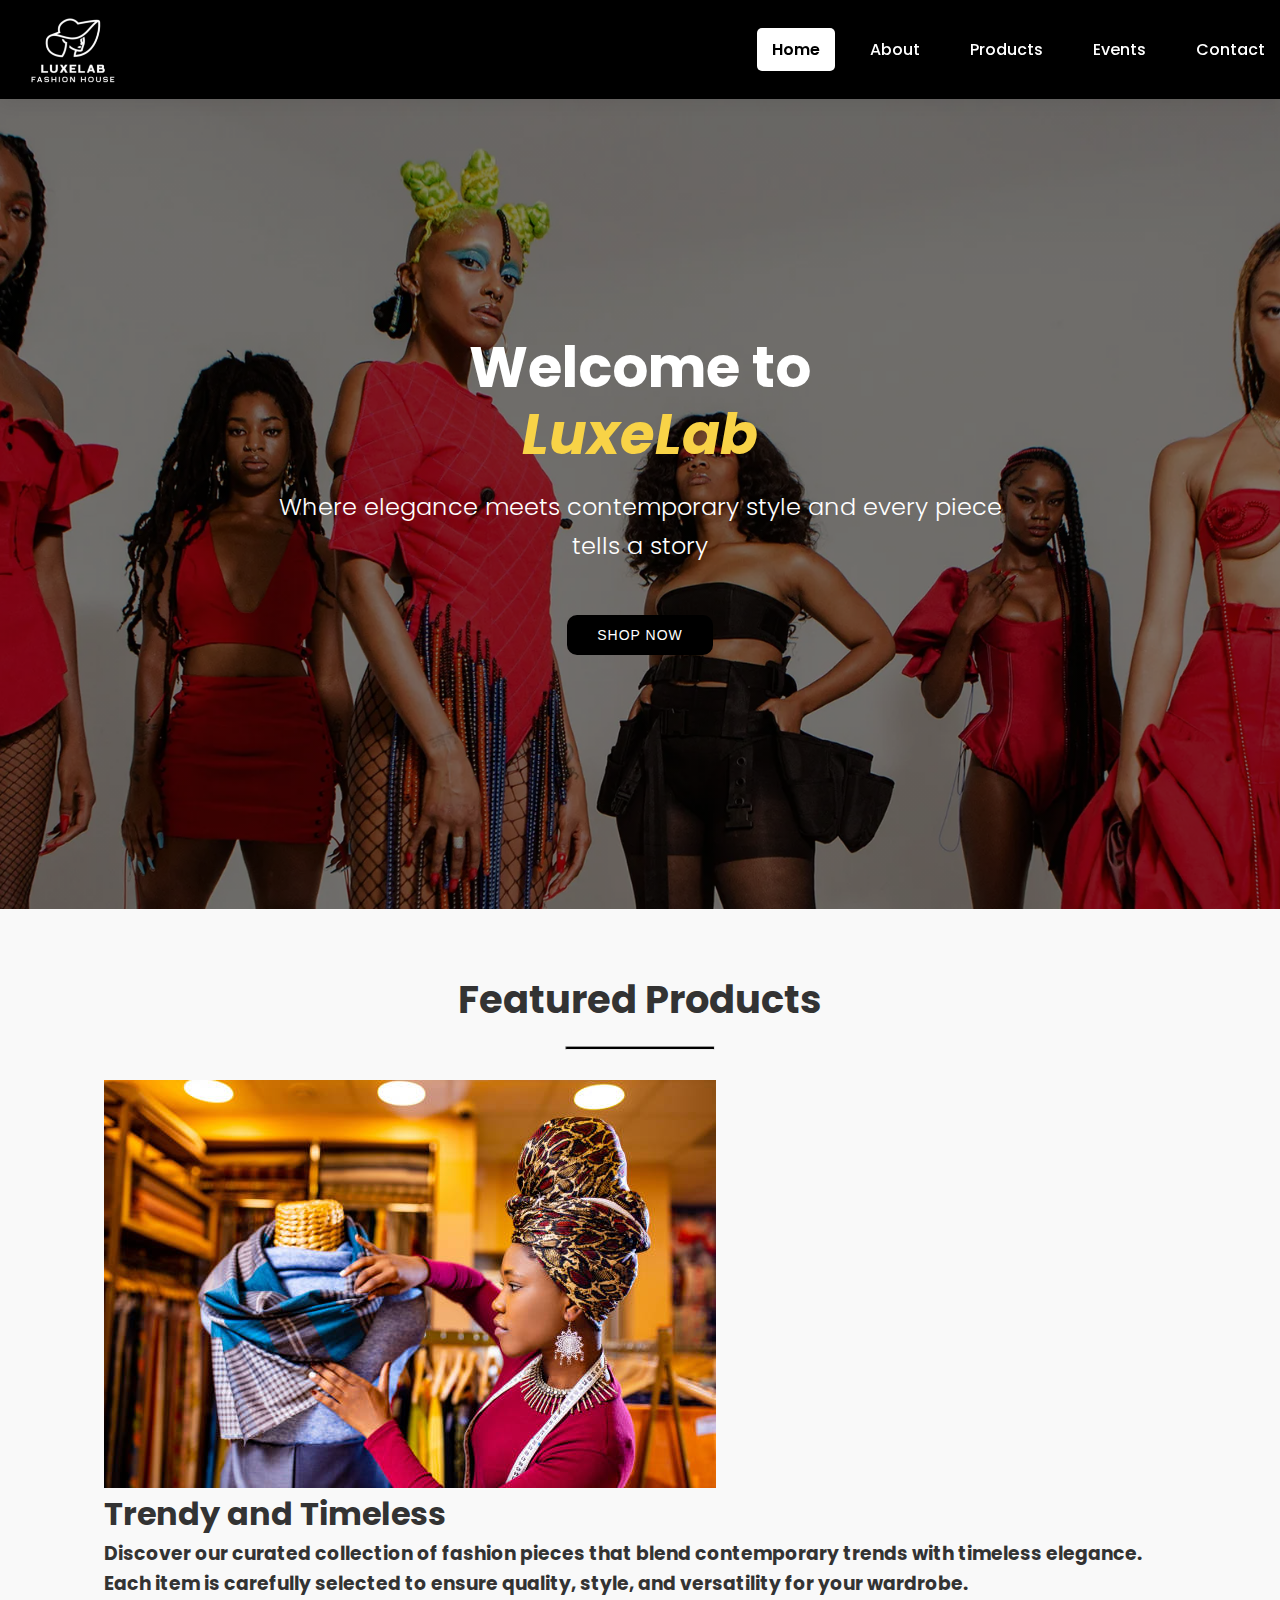
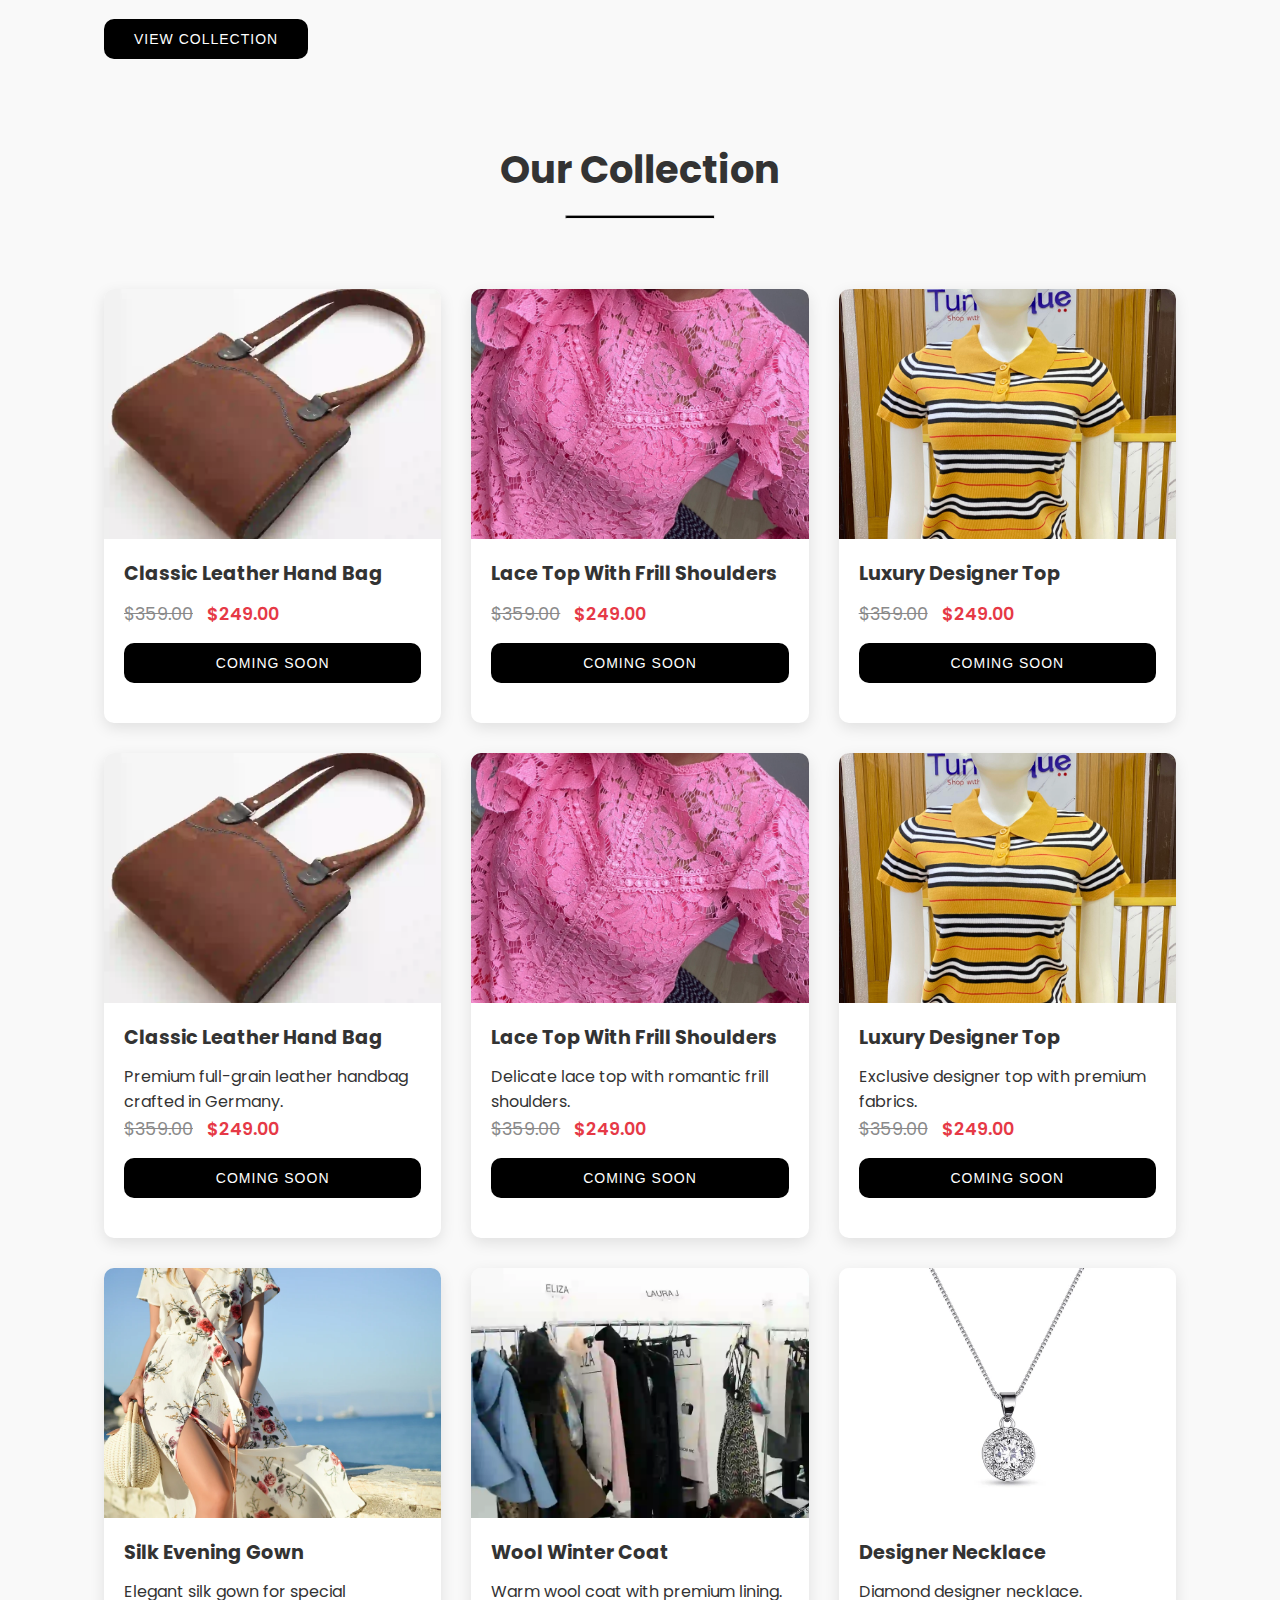
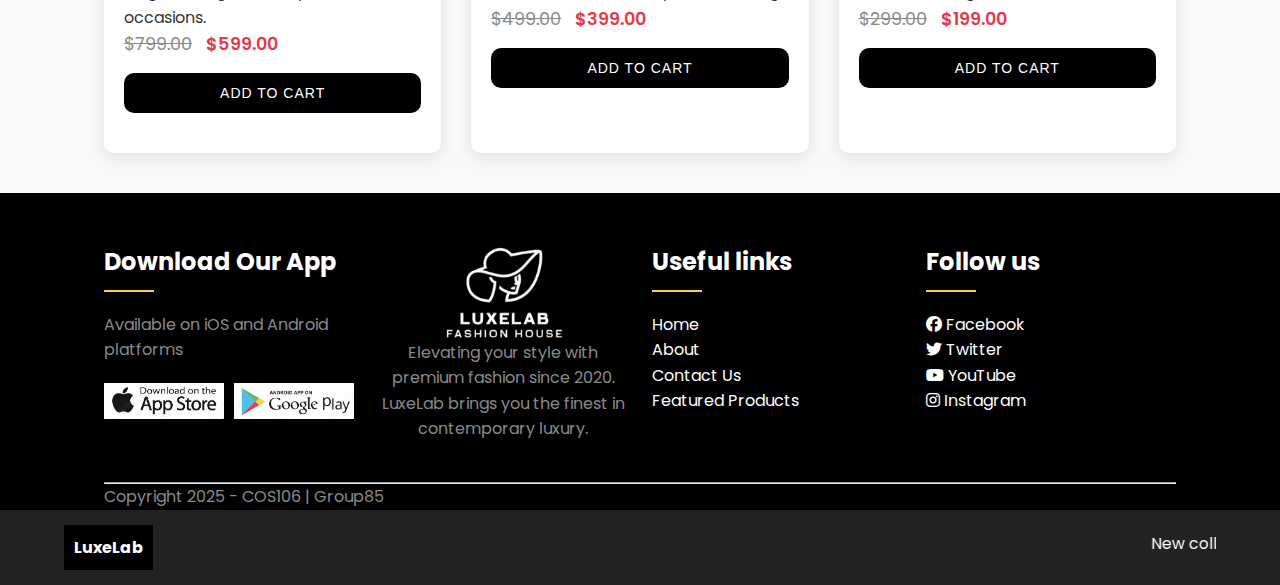
<file: index.html>
<!DOCTYPE html>
<html lang="en">
  <head>
    <meta charset="UTF-8" />
    <meta name="viewport" content="width=device-width, initial-scale=1.0" />
    <title>LuxeLab - Luxury Fashion Boutique</title>
    <link
      rel="stylesheet"
      href="https://fonts.googleapis.com/css2?family=Poppins:wght@300;400;500;600;700&display=swap"
    />
    <link
      rel="stylesheet"
      href="https://cdnjs.cloudflare.com/ajax/libs/font-awesome/6.7.2/css/all.min.css"
    />
    <link rel="stylesheet" href="css/style.css" />
  </head>
  <body>
    <!-- Header/Navigation -->
    <div class="header">
      <div class="nav-bar">
        <div class="logo">
          <img src="img/WhiteLogo.png" alt="LuxeLab Logo" />
        </div>
        <nav>
          <ul id="menuitems">
            <li><a href="index.html">Home</a></li>
            <li><a href="about.html">About</a></li>
            <li><a href="products.html">Products</a></li>
            <li><a href="events.html">Events</a></li>
            <li><a href="contact.html">Contact</a></li>
          </ul>
        </nav>
        <div class="menu-icon">
          <img src="img/open.png" alt="Menu" class="menu" />
        </div>
      </div>
    </div>

    <!-- Hero Section -->
    <div class="hero">
      <div class="header-text">
        <h1>Welcome to <br /><span class="House-Name">LuxeLab</span></h1>
        <h3>
          Where elegance meets contemporary style and every piece tells a story
        </h3>
        <button class="btn">Shop Now</button>
      </div>
    </div>

    <!-- Featured Product -->
    <div class="container">
      <div class="section-title">
        <h2>Featured Products</h2>
        <hr class="line" />
      </div>
      <div class="featured-product row"></div>
    </div>

    <!-- Product Collection -->
    <div class="container">
      <div class="section-title">
        <h2>Our Collection</h2>
        <hr class="line" />
      </div>
      <div class="products-grid"></div>
    </div>

    <!-- Footer -->
    <div class="footer">
      <div class="container">
        <div class="footer-grid">
          <div class="footer-col-1">
            <h3>Download Our App</h3>
            <p>Available on iOS and Android platforms</p>
            <div class="app-logo">
              <img src="img/app.png" alt="App Store" />
              <img src="img/play.png" alt="Google Play" />
            </div>
          </div>
          <div class="footer-col-2">
            <img src="img/WhiteLogo.png" alt="LuxeLab Logo" />
            <p>
              Elevating your style with premium fashion since 2020. LuxeLab
              brings you the finest in contemporary luxury.
            </p>
          </div>
          <div class="footer-col-3">
            <h3>Useful links</h3>
            <ul>
              <li><a href="index.html">Home</a></li>
              <li><a href="about.html">About</a></li>
              <li><a href="contact.html">Contact Us</a></li>
              <li><a href="products.html">Featured Products</a></li>
            </ul>
          </div>
          <div class="footer-col-4">
            <h3>Follow us</h3>
            <ul>
              <li>
                <a href="#"><i class="fab fa-facebook"></i> Facebook</a>
              </li>
              <li>
                <a href="#"><i class="fab fa-twitter"></i> Twitter</a>
              </li>
              <li>
                <a href="#"><i class="fab fa-youtube"></i> YouTube</a>
              </li>
              <li>
                <a href="#"><i class="fab fa-instagram"></i> Instagram</a>
              </li>
            </ul>
          </div>
        </div>
        <div class="copy-right">
          <hr />
          <p class="copyright">Copyright 2025 - COS106 | Group85</p>
        </div>
      </div>
    </div>

    <!-- Bottom Footer -->
    <div class="last-footer-grid">
      <div class="side-footer">
        <a href="index.html">LuxeLab</a>
      </div>
      <div class="side2">
        <marquee behavior="" direction=""
          >New collection launching next week! Sign up for early access. Free
          shipping on all orders over $200.</marquee
        >
      </div>
    </div>
    <script src="js/script.js"></script>
  </body>
</html>
</file>
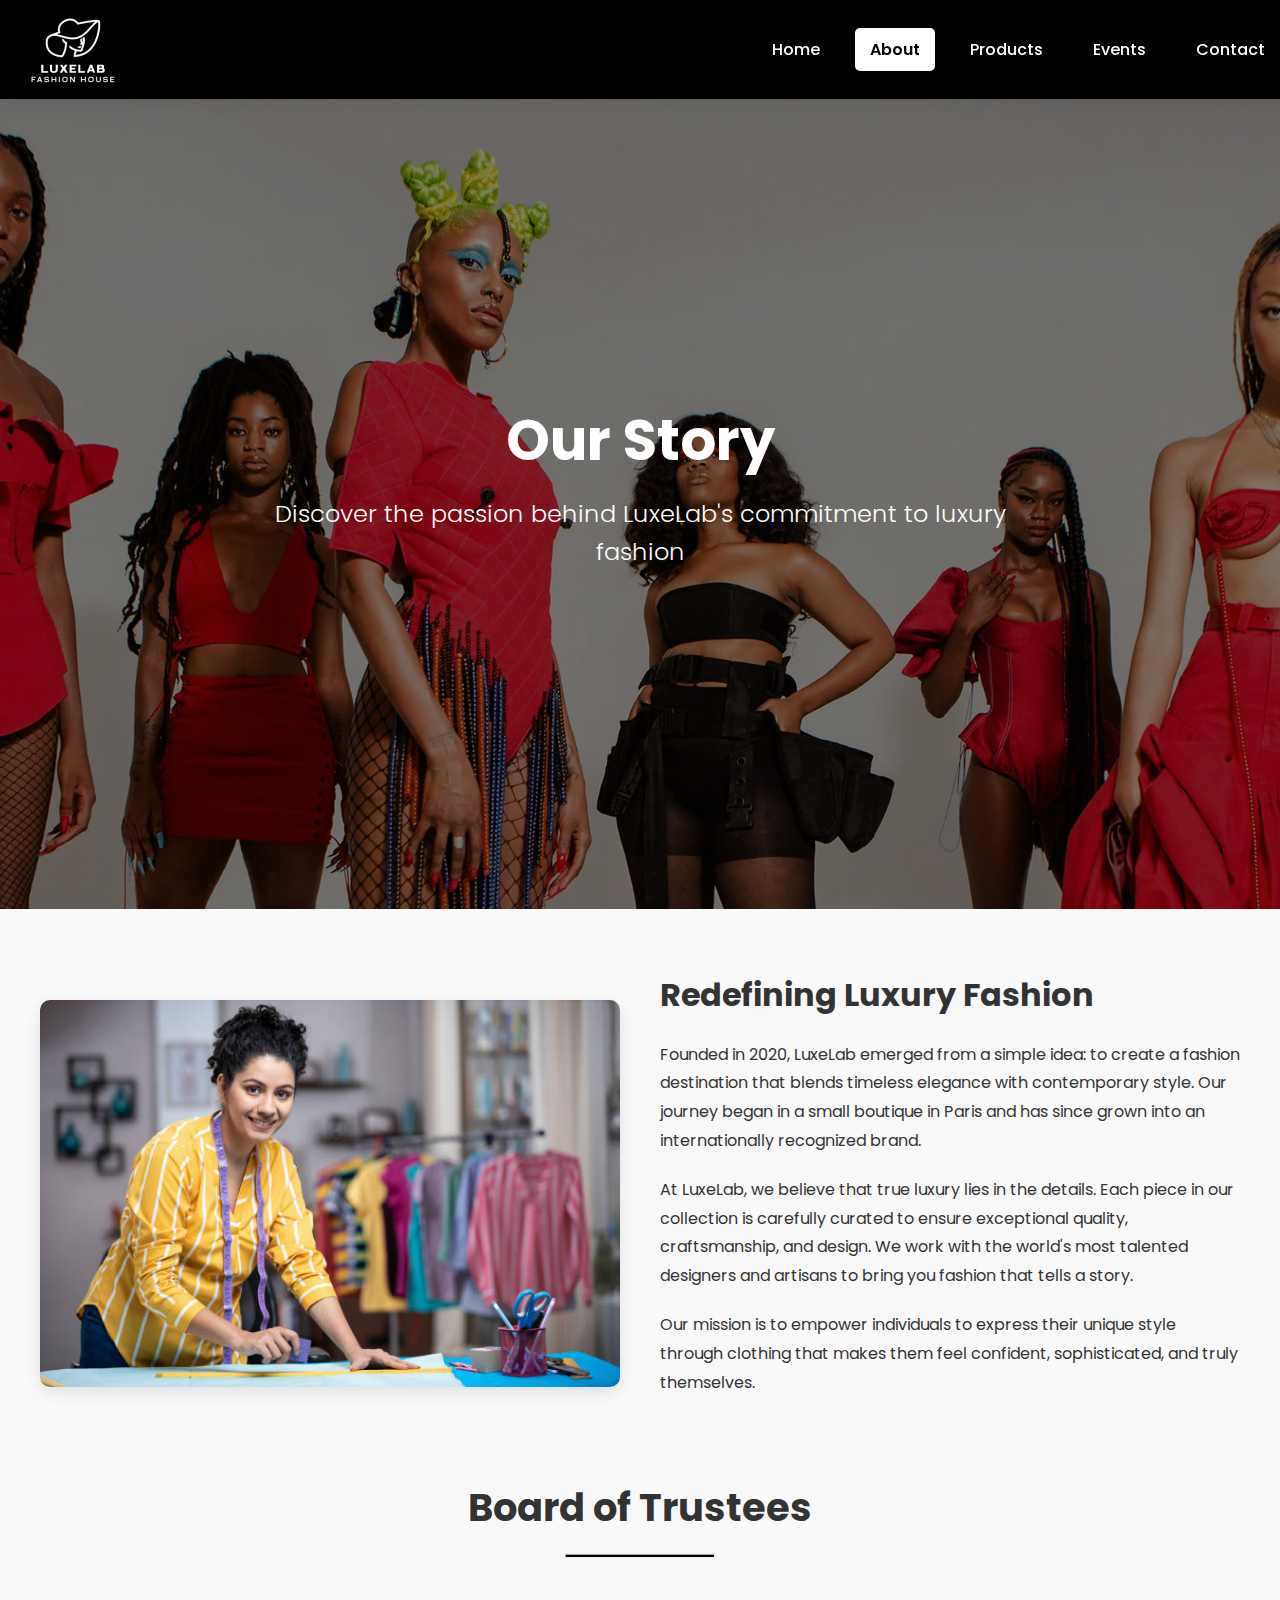
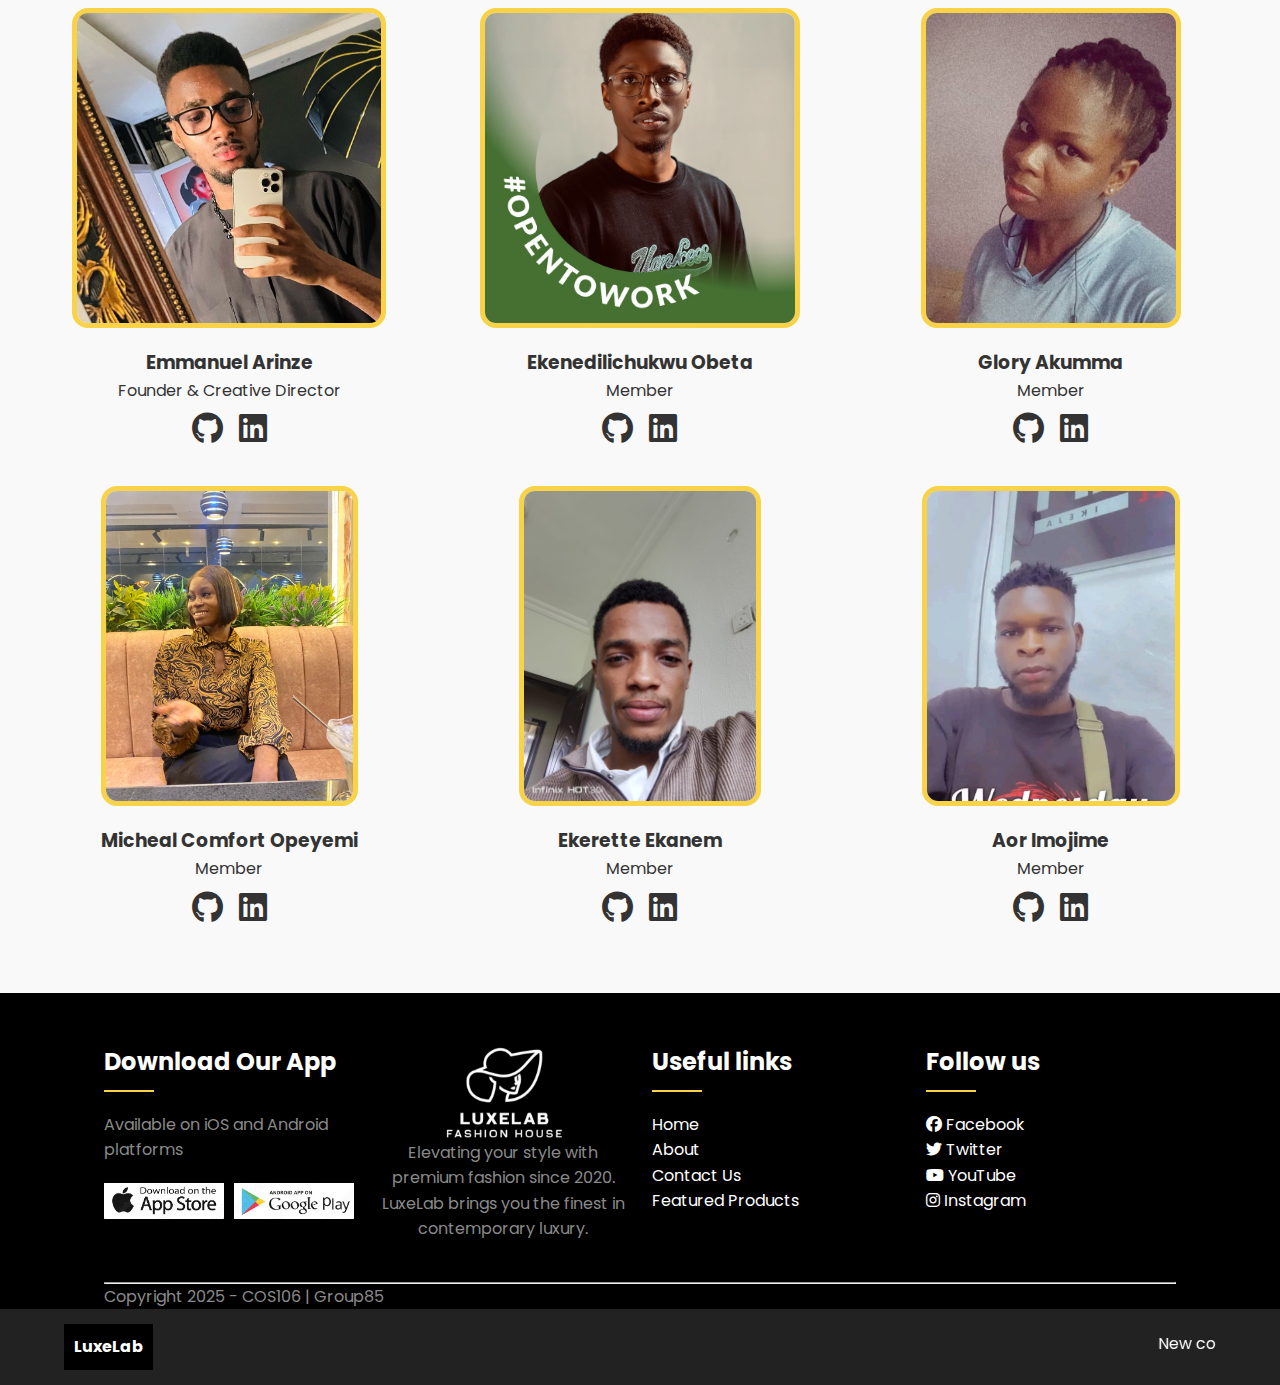
<file: about.html>
<!DOCTYPE html>
<html lang="en">
  <head>
    <meta charset="UTF-8" />
    <meta name="viewport" content="width=device-width, initial-scale=1.0" />
    <title>About Us | LuxeLab</title>
    <link
      rel="stylesheet"
      href="https://fonts.googleapis.com/css2?family=Poppins:wght@300;400;500;600;700&display=swap"
    />
    <link
      rel="stylesheet"
      href="https://cdnjs.cloudflare.com/ajax/libs/font-awesome/6.7.2/css/all.min.css"
    />
    <link rel="stylesheet" href="css/style.css" />
  </head>
  <body>
    <!-- Header/Navigation -->
    <div class="header">
      <div class="nav-bar">
        <div class="logo">
          <img src="img/WhiteLogo.png" alt="LuxeLab Logo" />
        </div>
        <nav>
          <ul id="menuitems">
            <li><a href="index.html">Home</a></li>
            <li><a href="about.html">About</a></li>
            <li><a href="products.html">Products</a></li>
            <li><a href="events.html">Events</a></li>
            <li><a href="contact.html">Contact</a></li>
          </ul>
        </nav>
        <div class="menu-icon">
          <img src="img/open.png" alt="Menu" class="menu" />
        </div>
      </div>
    </div>

    <!-- About Hero -->
    <div
      class="hero"
      style="
        background-image: linear-gradient(
            rgba(0, 0, 0, 0.5),
            rgba(0, 0, 0, 0.5)
          ),
          url('./img/bk-1.png');
      "
    >
      <div class="header-text">
        <h1>Our Story</h1>
        <h3>
          Discover the passion behind LuxeLab's commitment to luxury fashion
        </h3>
      </div>
    </div>

    <!-- About Content -->
    <div class="container about-section">
      <div class="about-content">
        <div class="about-img">
          <img src="img/ft-4.png" alt="LuxeLab Store" />
        </div>
        <div class="about-text">
          <h2>Redefining Luxury Fashion</h2>
          <p>
            Founded in 2020, LuxeLab emerged from a simple idea: to create a
            fashion destination that blends timeless elegance with contemporary
            style. Our journey began in a small boutique in Paris and has since
            grown into an internationally recognized brand.
          </p>
          <p>
            At LuxeLab, we believe that true luxury lies in the details. Each
            piece in our collection is carefully curated to ensure exceptional
            quality, craftsmanship, and design. We work with the world's most
            talented designers and artisans to bring you fashion that tells a
            story.
          </p>
          <p>
            Our mission is to empower individuals to express their unique style
            through clothing that makes them feel confident, sophisticated, and
            truly themselves.
          </p>
        </div>
      </div>

      <div class="section-title">
        <h2>Board of Trustees</h2>
        <hr class="line" />
      </div>

      <div class="team-grid"></div>
    </div>

    <!-- Footer -->
    <div class="footer">
      <div class="container">
        <div class="footer-grid">
          <div class="footer-col-1">
            <h3>Download Our App</h3>
            <p>Available on iOS and Android platforms</p>
            <div class="app-logo">
              <img src="img/app.png" alt="App Store" />
              <img src="img/play.png" alt="Google Play" />
            </div>
          </div>
          <div class="footer-col-2">
            <img src="img/WhiteLogo.png" alt="LuxeLab Logo" />
            <p>
              Elevating your style with premium fashion since 2020. LuxeLab
              brings you the finest in contemporary luxury.
            </p>
          </div>
          <div class="footer-col-3">
            <h3>Useful links</h3>
            <ul>
              <li><a href="index.html">Home</a></li>
              <li><a href="about.html">About</a></li>
              <li><a href="contact.html">Contact Us</a></li>
              <li><a href="products.html">Featured Products</a></li>
            </ul>
          </div>
          <div class="footer-col-4">
            <h3>Follow us</h3>
            <ul>
              <li>
                <a href="#"><i class="fab fa-facebook"></i> Facebook</a>
              </li>
              <li>
                <a href="#"><i class="fab fa-twitter"></i> Twitter</a>
              </li>
              <li>
                <a href="#"><i class="fab fa-youtube"></i> YouTube</a>
              </li>
              <li>
                <a href="#"><i class="fab fa-instagram"></i> Instagram</a>
              </li>
            </ul>
          </div>
        </div>
        <div class="copy-right">
          <hr />
          <p class="copyright">Copyright 2025 - COS106 | Group85</p>
        </div>
      </div>
    </div>

    <!-- Bottom Footer -->
    <div class="last-footer-grid">
      <div class="side-footer">
        <a href="index.html">LuxeLab</a>
      </div>
      <div class="side2">
        <marquee behavior="" direction=""
          >New collection launching next week! Sign up for early access. Free
          shipping on all orders over $200.</marquee
        >
      </div>
    </div>

    <script src="./js/script.js"></script>
  </body>
</html>
</file>
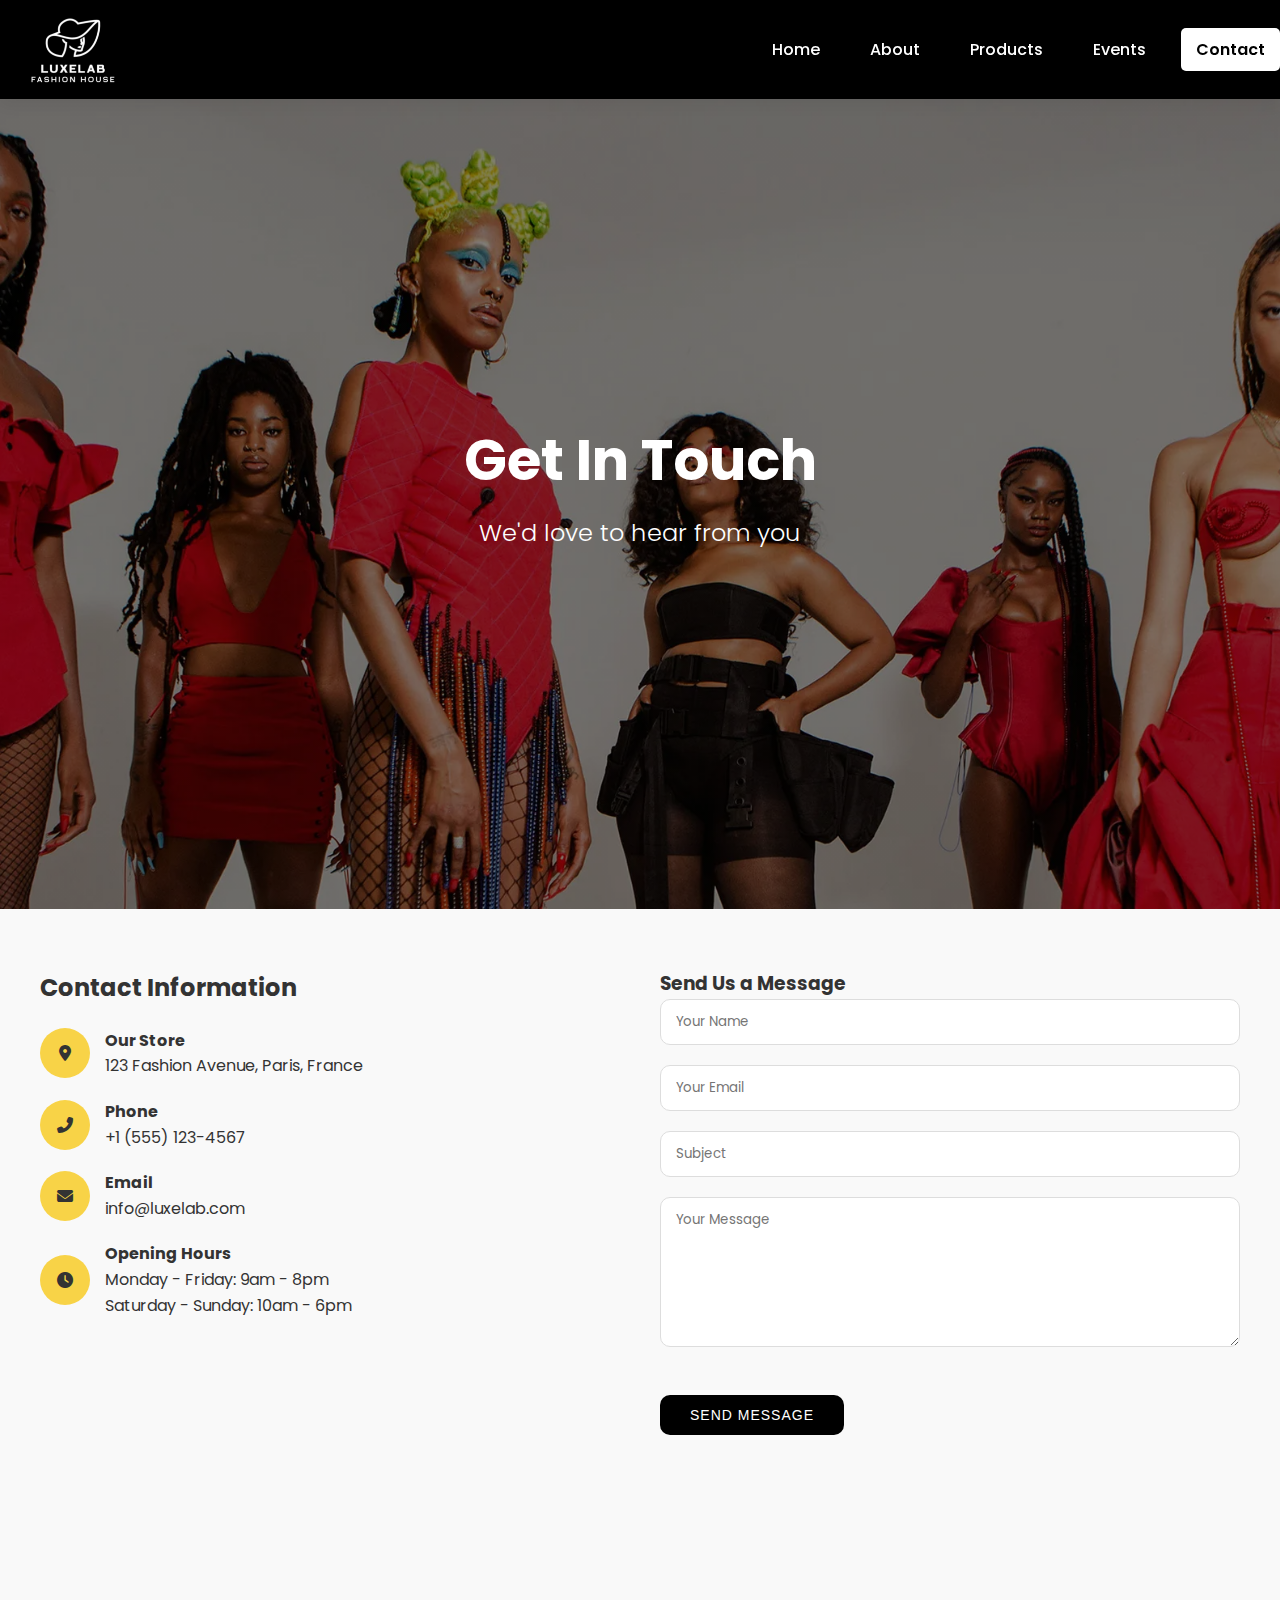
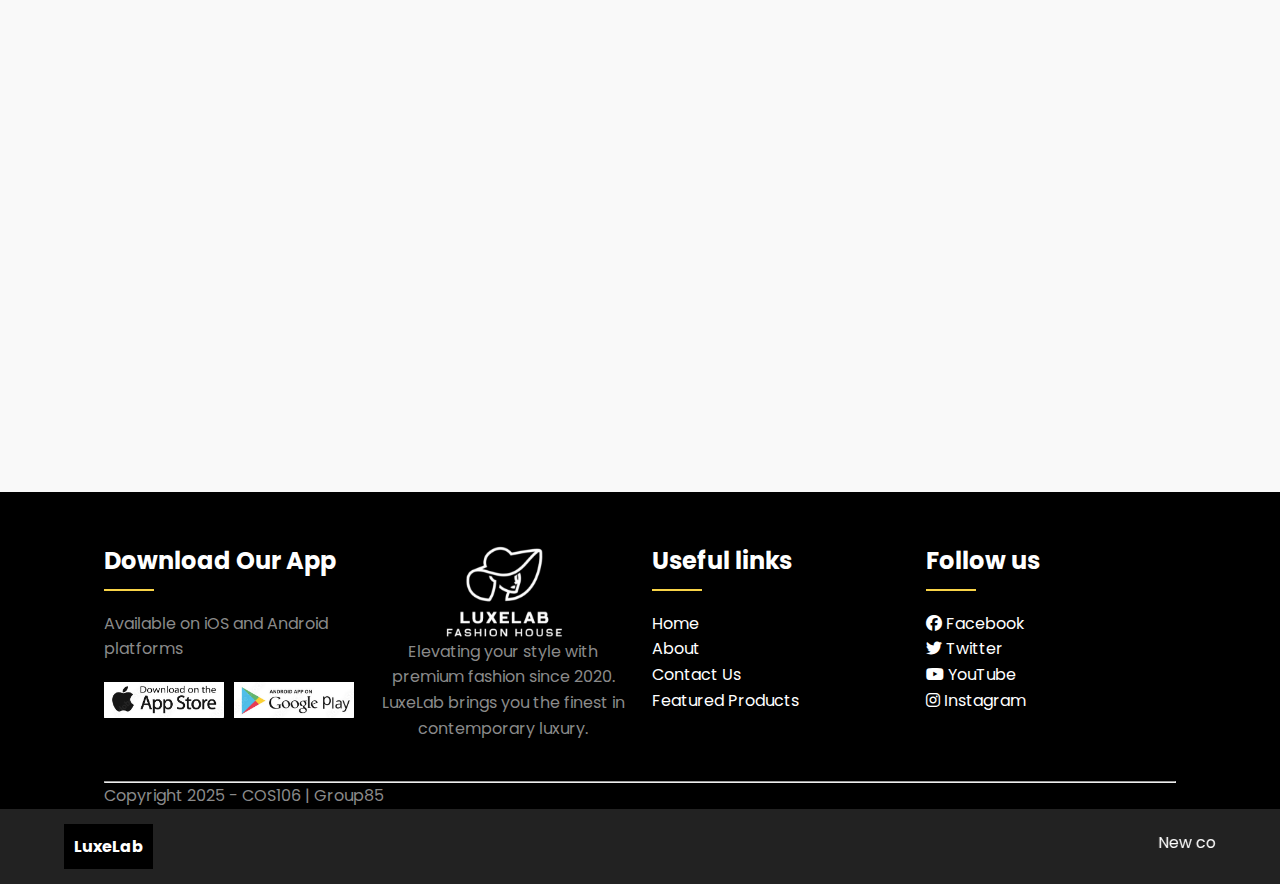
<file: contact.html>
<!DOCTYPE html>
<html lang="en">
  <head>
    <meta charset="UTF-8" />
    <meta name="viewport" content="width=device-width, initial-scale=1.0" />
    <title>Contact Us | LuxeLab</title>
    <link
      rel="stylesheet"
      href="https://fonts.googleapis.com/css2?family=Poppins:wght@300;400;500;600;700&display=swap"
    />
    <link
      rel="stylesheet"
      href="https://cdnjs.cloudflare.com/ajax/libs/font-awesome/6.7.2/css/all.min.css"
    />
    <link rel="stylesheet" href="css/style.css" />
  </head>
  <body>
    <!-- Header/Navigation -->
    <div class="header">
      <div class="nav-bar">
        <div class="logo">
          <img src="img/WhiteLogo.png" alt="LuxeLab Logo" />
        </div>
        <nav>
          <ul id="menuitems">
            <li><a href="index.html">Home</a></li>
            <li><a href="about.html">About</a></li>
            <li><a href="products.html">Products</a></li>
            <li><a href="events.html">Events</a></li>
            <li><a href="contact.html">Contact</a></li>
          </ul>
        </nav>
        <div class="menu-icon">
          <img src="img/open.png" alt="Menu" class="menu" />
        </div>
      </div>
    </div>

    <!-- Contact Hero -->
    <div
      class="hero"
      style="
        background-image: linear-gradient(
            rgba(0, 0, 0, 0.5),
            rgba(0, 0, 0, 0.5)
          ),
          url('./img/bk-1.png');
      "
    >
      <div class="header-text">
        <h1>Get In Touch</h1>
        <h3>We'd love to hear from you</h3>
      </div>
    </div>

    <!-- Contact Content -->
    <div class="container contact-section">
      <div class="contact-info">
        <h3>Contact Information</h3>
        <div class="contact-method">
          <div class="contact-icon">
            <i class="fas fa-map-marker-alt"></i>
          </div>
          <div>
            <h4>Our Store</h4>
            <p>123 Fashion Avenue, Paris, France</p>
          </div>
        </div>
        <div class="contact-method">
          <div class="contact-icon">
            <i class="fas fa-phone-alt"></i>
          </div>
          <div>
            <h4>Phone</h4>
            <p>+1 (555) 123-4567</p>
          </div>
        </div>
        <div class="contact-method">
          <div class="contact-icon">
            <i class="fas fa-envelope"></i>
          </div>
          <div>
            <h4>Email</h4>
            <p>info@luxelab.com</p>
          </div>
        </div>
        <div class="contact-method">
          <div class="contact-icon">
            <i class="fas fa-clock"></i>
          </div>
          <div>
            <h4>Opening Hours</h4>
            <p>Monday - Friday: 9am - 8pm</p>
            <p>Saturday - Sunday: 10am - 6pm</p>
          </div>
        </div>
      </div>

      <div class="contact-form">
        <h3>Send Us a Message</h3>
        <form id="contact-form">
          <input type="text" id="name" placeholder="Your Name" required />
          <input type="email" id="email" placeholder="Your Email" required />
          <input type="text" id="subject" placeholder="Subject" />
          <textarea id="message" placeholder="Your Message" required></textarea>
          <button type="submit" class="btn">Send Message</button>
        </form>
      </div>
    </div>

    <!-- Map -->
    <div class="container" style="margin: 60px auto">
      <iframe
        src="https://www.google.com/maps/embed?pb=!1m18!1m12!1m3!1d2624.99144060821!2d2.292292615674389!3d48.85837007928746!2m3!1f0!2f0!3f0!3m2!1i1024!2i768!4f13.1!3m3!1m2!1s0x47e66e2964e34e2d%3A0x8ddca9ee380ef7e0!2sEiffel%20Tower!5e0!3m2!1sen!2sfr!4v1620000000000!5m2!1sen!2sfr"
        width="100%"
        height="450"
        style="border: 0"
        allowfullscreen=""
        loading="lazy"
      ></iframe>
    </div>

    <!-- Footer -->
    <div class="footer">
      <div class="container">
        <div class="footer-grid">
          <div class="footer-col-1">
            <h3>Download Our App</h3>
            <p>Available on iOS and Android platforms</p>
            <div class="app-logo">
              <img src="img/app.png" alt="App Store" />
              <img src="img/play.png" alt="Google Play" />
            </div>
          </div>
          <div class="footer-col-2">
            <img src="img/WhiteLogo.png" alt="LuxeLab Logo" />
            <p>
              Elevating your style with premium fashion since 2020. LuxeLab
              brings you the finest in contemporary luxury.
            </p>
          </div>
          <div class="footer-col-3">
            <h3>Useful links</h3>
            <ul>
              <li><a href="index.html">Home</a></li>
              <li><a href="about.html">About</a></li>
              <li><a href="contact.html">Contact Us</a></li>
              <li><a href="products.html">Featured Products</a></li>
            </ul>
          </div>
          <div class="footer-col-4">
            <h3>Follow us</h3>
            <ul>
              <li>
                <a href="#"><i class="fab fa-facebook"></i> Facebook</a>
              </li>
              <li>
                <a href="#"><i class="fab fa-twitter"></i> Twitter</a>
              </li>
              <li>
                <a href="#"><i class="fab fa-youtube"></i> YouTube</a>
              </li>
              <li>
                <a href="#"><i class="fab fa-instagram"></i> Instagram</a>
              </li>
            </ul>
          </div>
        </div>
        <div class="copy-right">
          <hr />
          <p class="copyright">Copyright 2025 - COS106 | Group85</p>
        </div>
      </div>
    </div>

    <!-- Bottom Footer -->
    <div class="last-footer-grid">
      <div class="side-footer">
        <a href="index.html">LuxeLab</a>
      </div>
      <div class="side2">
        <marquee behavior="" direction=""
          >New collection launching next week! Sign up for early access. Free
          shipping on all orders over $200.</marquee
        >
      </div>
    </div>

    <script src="js/script.js"></script>
  </body>
</html>
</file>
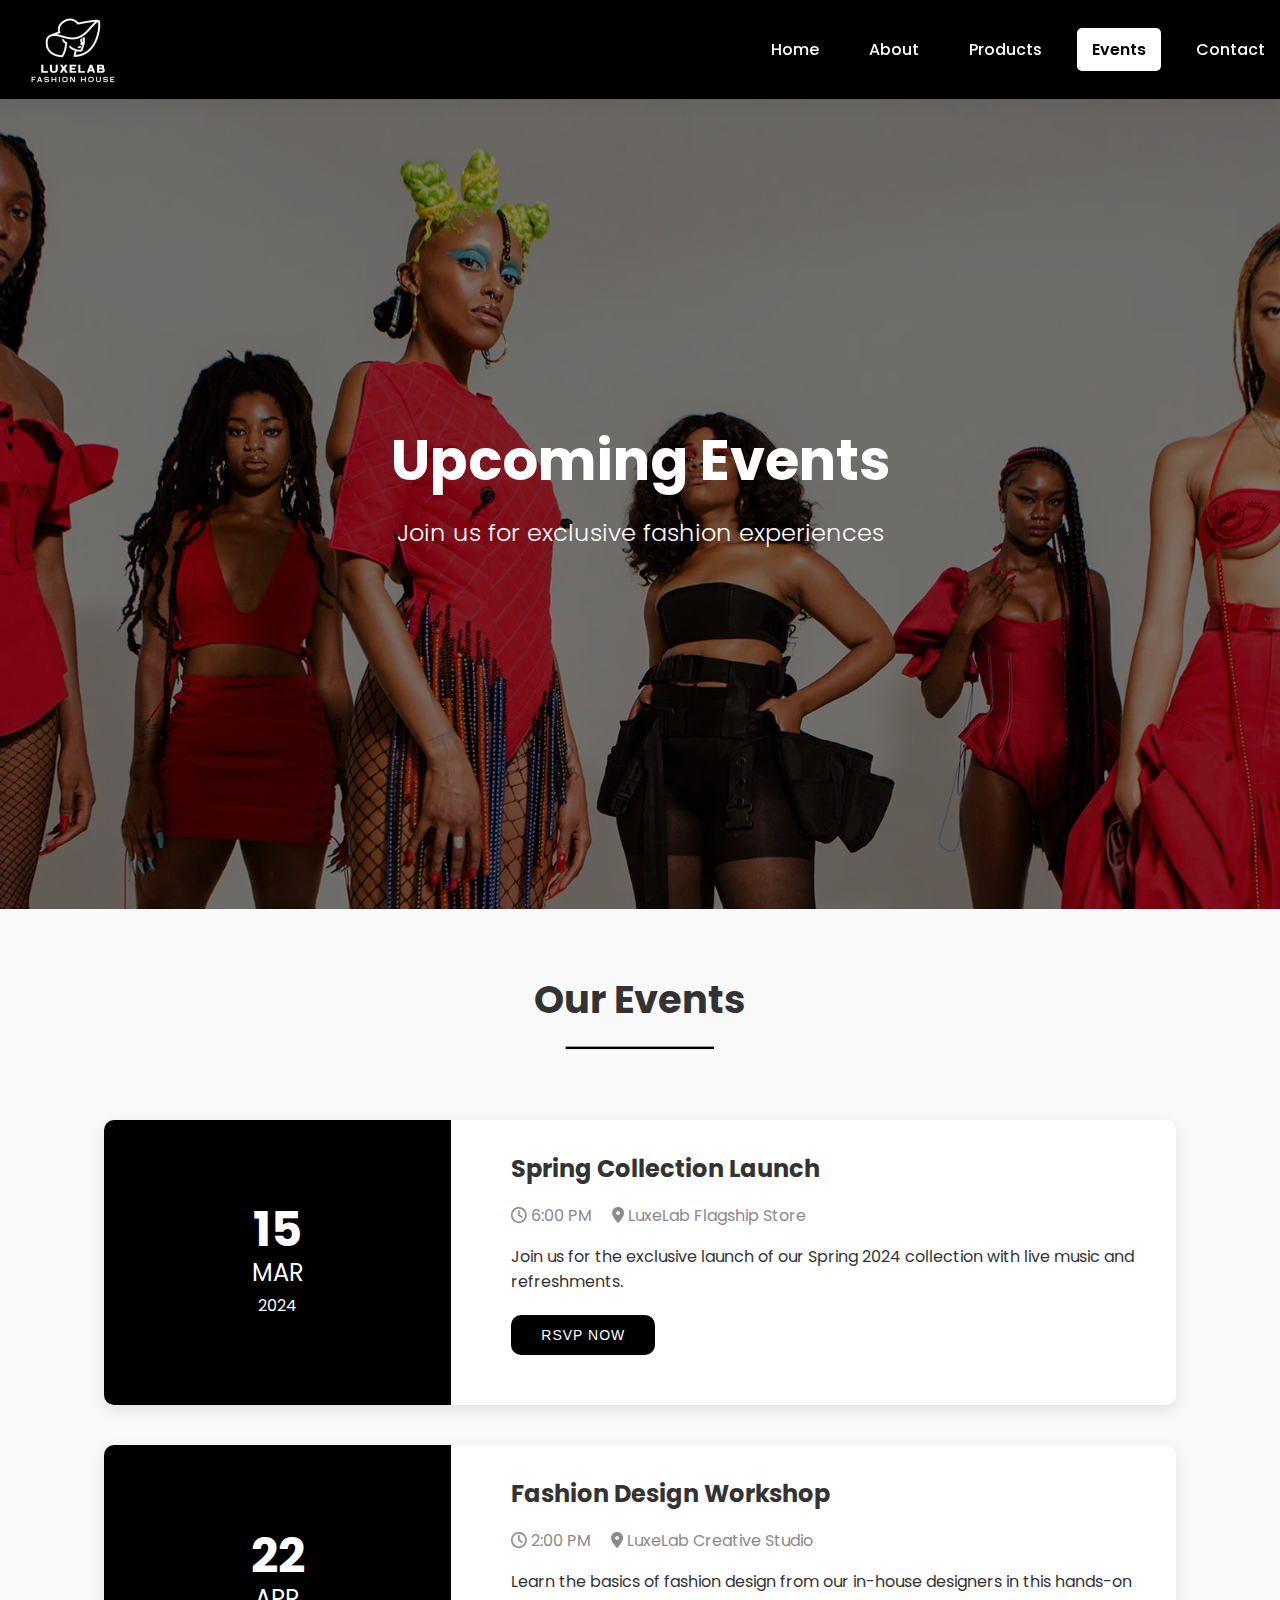
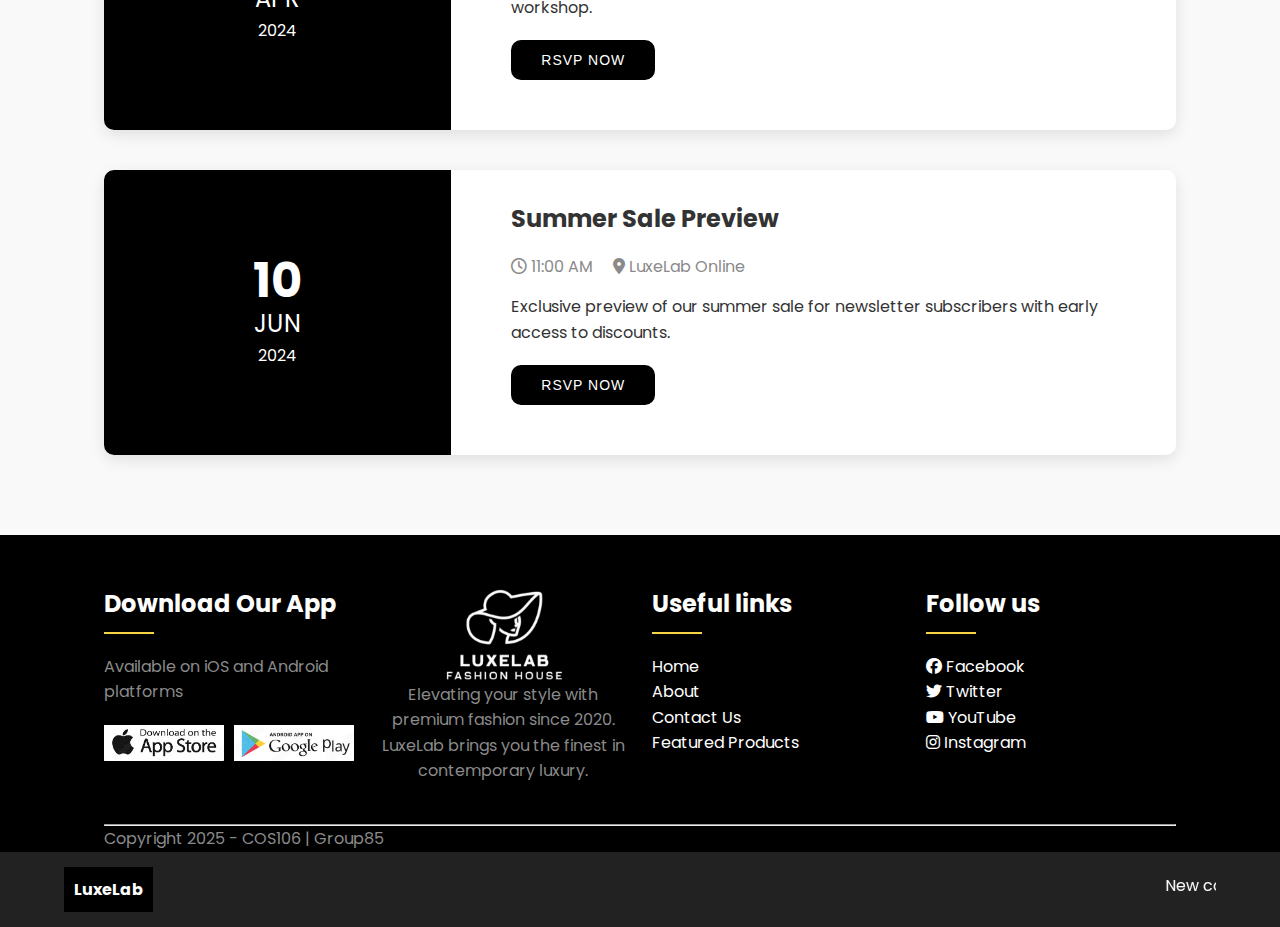
<file: events.html>
<!DOCTYPE html>
<html lang="en">
  <head>
    <meta charset="UTF-8" />
    <meta name="viewport" content="width=device-width, initial-scale=1.0" />
    <title>Events | LuxeLab</title>
    <link
      rel="stylesheet"
      href="https://fonts.googleapis.com/css2?family=Poppins:wght@300;400;500;600;700&display=swap"
    />
    <link
      rel="stylesheet"
      href="https://cdnjs.cloudflare.com/ajax/libs/font-awesome/6.7.2/css/all.min.css"
    />
    <link rel="stylesheet" href="css/style.css" />
  </head>
  <body>
    <!-- Header/Navigation -->
    <div class="header">
      <div class="nav-bar">
        <div class="logo">
          <img src="img/WhiteLogo.png" alt="LuxeLab Logo" />
        </div>
        <nav>
          <ul id="menuitems">
            <li><a href="index.html">Home</a></li>
            <li><a href="about.html">About</a></li>
            <li><a href="products.html">Products</a></li>
            <li><a href="events.html">Events</a></li>
            <li><a href="contact.html">Contact</a></li>
          </ul>
        </nav>
        <div class="menu-icon">
          <img src="img/open.png" alt="Menu" class="menu" />
        </div>
      </div>
    </div>

    <!-- Events Hero -->
    <div
      class="hero"
      style="
        background-image: linear-gradient(
            rgba(0, 0, 0, 0.5),
            rgba(0, 0, 0, 0.5)
          ),
          url('./img/bk-1.png');
      "
    >
      <div class="header-text">
        <h1>Upcoming Events</h1>
        <h3>Join us for exclusive fashion experiences</h3>
      </div>
    </div>

    <!-- Events Content -->
    <div class="container">
      <div class="section-title">
        <h2>Our Events</h2>
        <hr class="line" />
      </div>

      <div class="events-list"></div>
    </div>

    <!-- Footer -->
    <div class="footer">
      <div class="container">
        <div class="footer-grid">
          <div class="footer-col-1">
            <h3>Download Our App</h3>
            <p>Available on iOS and Android platforms</p>
            <div class="app-logo">
              <img src="img/app.png" alt="App Store" />
              <img src="img/play.png" alt="Google Play" />
            </div>
          </div>
          <div class="footer-col-2">
            <img src="img/WhiteLogo.png" alt="LuxeLab Logo" />
            <p>
              Elevating your style with premium fashion since 2020. LuxeLab
              brings you the finest in contemporary luxury.
            </p>
          </div>
          <div class="footer-col-3">
            <h3>Useful links</h3>
            <ul>
              <li><a href="index.html">Home</a></li>
              <li><a href="about.html">About</a></li>
              <li><a href="contact.html">Contact Us</a></li>
              <li><a href="products.html">Featured Products</a></li>
            </ul>
          </div>
          <div class="footer-col-4">
            <h3>Follow us</h3>
            <ul>
              <li>
                <a href="#"><i class="fab fa-facebook"></i> Facebook</a>
              </li>
              <li>
                <a href="#"><i class="fab fa-twitter"></i> Twitter</a>
              </li>
              <li>
                <a href="#"><i class="fab fa-youtube"></i> YouTube</a>
              </li>
              <li>
                <a href="#"><i class="fab fa-instagram"></i> Instagram</a>
              </li>
            </ul>
          </div>
        </div>
        <div class="copy-right">
          <hr />
          <p class="copyright">Copyright 2025 - COS106 | Group85</p>
        </div>
      </div>
    </div>

    <!-- Bottom Footer -->
    <div class="last-footer-grid">
      <div class="side-footer">
        <a href="index.html">LuxeLab</a>
      </div>
      <div class="side2">
        <marquee behavior="" direction=""
          >New collection launching next week! Sign up for early access. Free
          shipping on all orders over $200.</marquee
        >
      </div>
    </div>

    <script src="js/script.js"></script>
  </body>
</html>
</file>
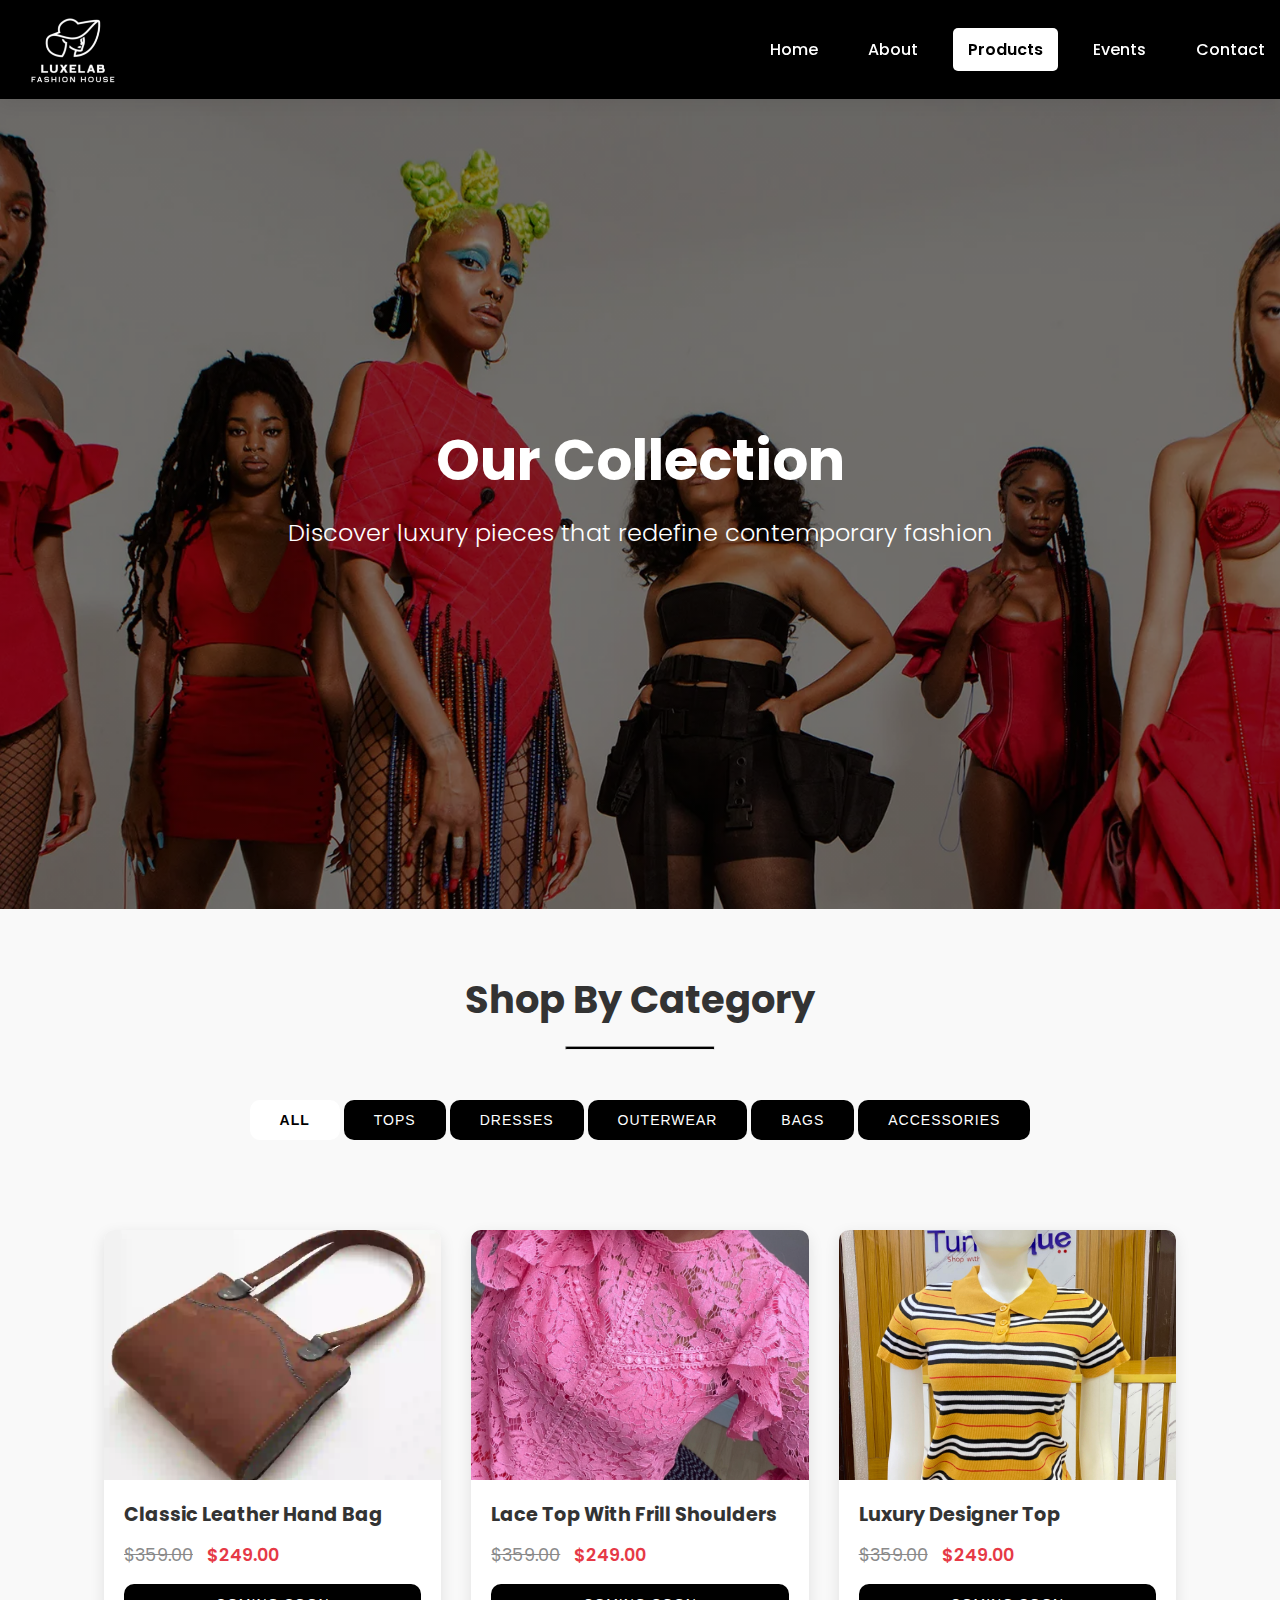
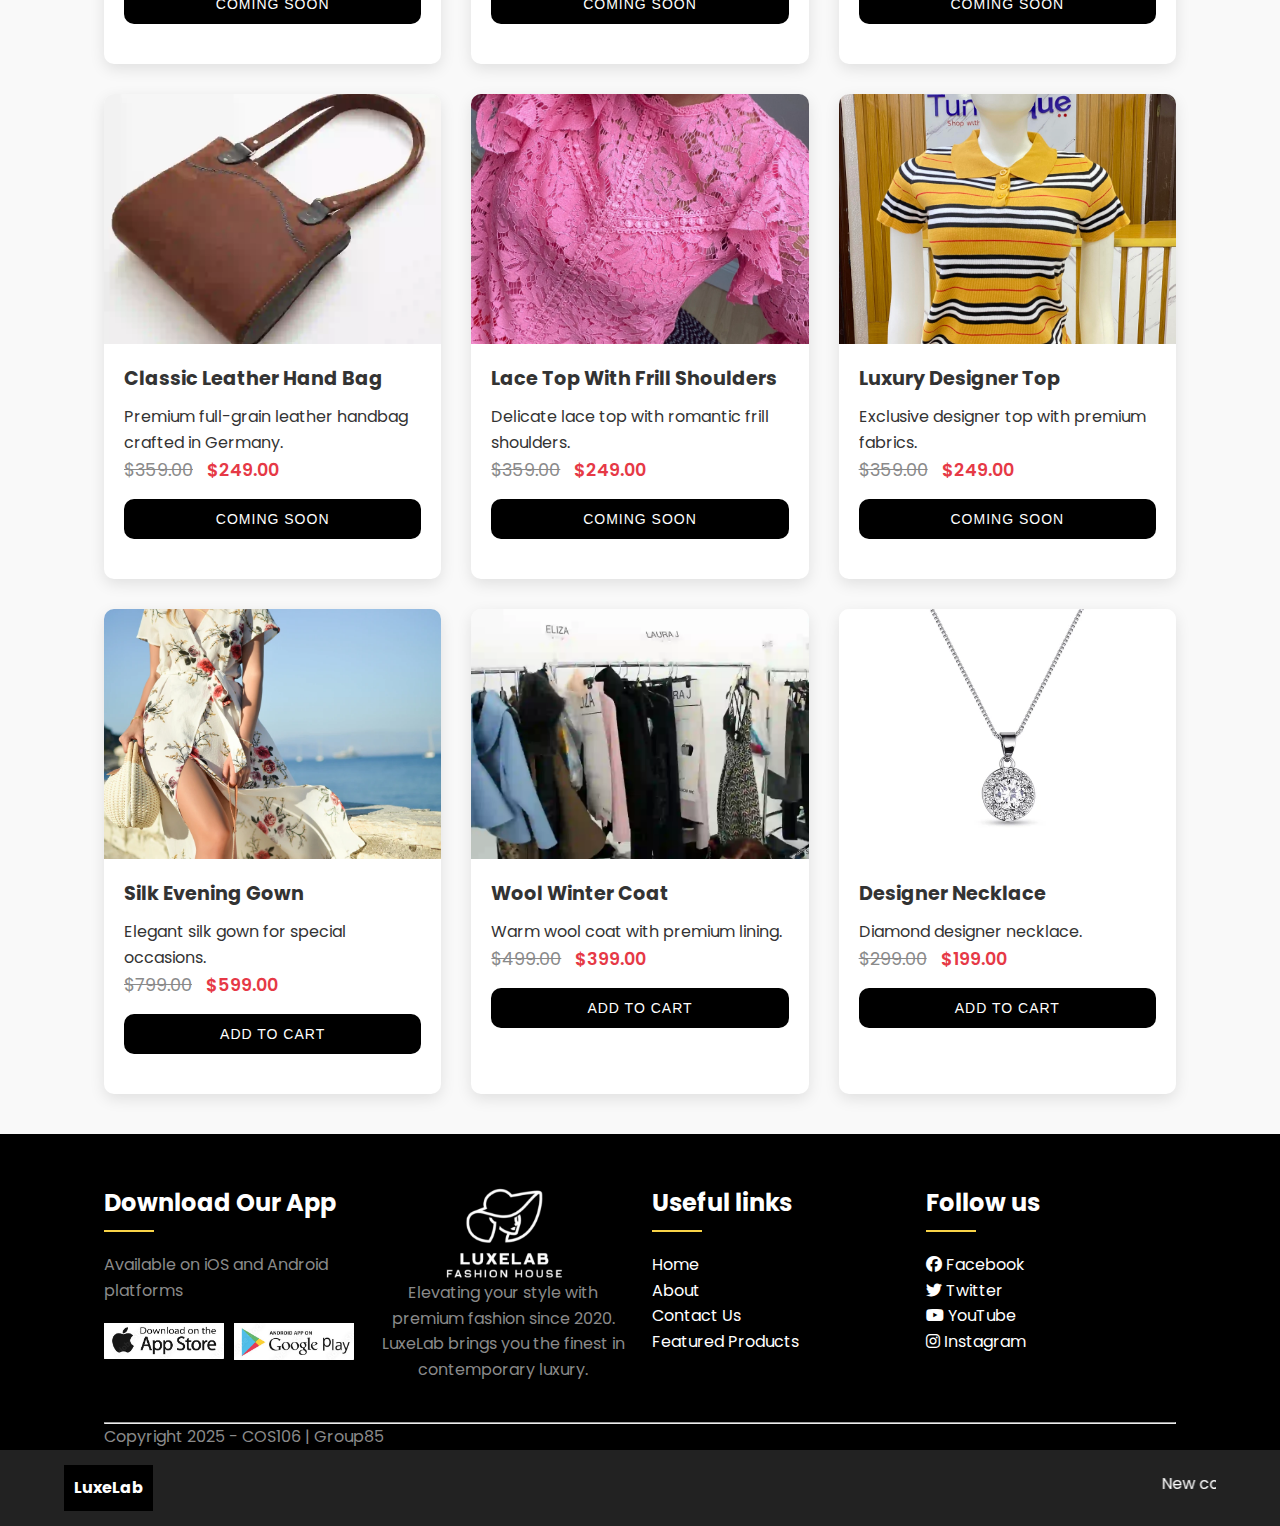
<file: products.html>
<!DOCTYPE html>
<html lang="en">
  <head>
    <meta charset="UTF-8" />
    <meta name="viewport" content="width=device-width, initial-scale=1.0" />
    <title>Our Products | LuxeLab</title>
    <link
      rel="stylesheet"
      href="https://fonts.googleapis.com/css2?family=Poppins:wght@300;400;500;600;700&display=swap"
    />
    <link
      rel="stylesheet"
      href="https://cdnjs.cloudflare.com/ajax/libs/font-awesome/6.7.2/css/all.min.css"
    />
    <link rel="stylesheet" href="css/style.css" />
  </head>
  <body>
    <!-- Header/Navigation -->
    <div class="header">
      <div class="nav-bar">
        <div class="logo">
          <img src="img/WhiteLogo.png" alt="LuxeLab Logo" />
        </div>
        <nav>
          <ul id="menuitems">
            <li><a href="index.html">Home</a></li>
            <li><a href="about.html">About</a></li>
            <li><a href="products.html">Products</a></li>
            <li><a href="events.html">Events</a></li>
            <li><a href="contact.html">Contact</a></li>
          </ul>
        </nav>
        <div class="menu-icon">
          <img src="img/open.png" alt="Menu" class="menu" />
        </div>
      </div>
    </div>

    <!-- Products Hero -->
    <div
      class="hero"
      style="
        background-image: linear-gradient(
            rgba(0, 0, 0, 0.5),
            rgba(0, 0, 0, 0.5)
          ),
          url('./img/bk-1.png');
      "
    >
      <div class="header-text">
        <h1>Our Collection</h1>
        <h3>Discover luxury pieces that redefine contemporary fashion</h3>
      </div>
    </div>

    <!-- Products Content -->
    <div class="container">
      <div class="section-title">
        <h2>Shop By Category</h2>
        <hr class="line" />
      </div>

      <div
        class="filter-buttons"
        style="text-align: center; margin-bottom: 30px"
      >
        <button class="btn filter-btn active" data-filter="all">All</button>
        <button class="btn filter-btn" data-filter="tops">Tops</button>
        <button class="btn filter-btn" data-filter="dresses">Dresses</button>
        <button class="btn filter-btn" data-filter="outerwear">
          Outerwear
        </button>
        <button class="btn filter-btn" data-filter="bags">Bags</button>
        <button class="btn filter-btn" data-filter="accessories">
          Accessories
        </button>
      </div>

      <div class="products-grid"></div>
    </div>

    <!-- Footer -->
    <div class="footer">
      <div class="container">
        <div class="footer-grid">
          <div class="footer-col-1">
            <h3>Download Our App</h3>
            <p>Available on iOS and Android platforms</p>
            <div class="app-logo">
              <img src="img/app.png" alt="App Store" />
              <img src="img/play.png" alt="Google Play" />
            </div>
          </div>
          <div class="footer-col-2">
            <img src="img/WhiteLogo.png" alt="LuxeLab Logo" />
            <p>
              Elevating your style with premium fashion since 2020. LuxeLab
              brings you the finest in contemporary luxury.
            </p>
          </div>
          <div class="footer-col-3">
            <h3>Useful links</h3>
            <ul>
              <li><a href="index.html">Home</a></li>
              <li><a href="about.html">About</a></li>
              <li><a href="contact.html">Contact Us</a></li>
              <li><a href="products.html">Featured Products</a></li>
            </ul>
          </div>
          <div class="footer-col-4">
            <h3>Follow us</h3>
            <ul>
              <li>
                <a href="#"><i class="fab fa-facebook"></i> Facebook</a>
              </li>
              <li>
                <a href="#"><i class="fab fa-twitter"></i> Twitter</a>
              </li>
              <li>
                <a href="#"><i class="fab fa-youtube"></i> YouTube</a>
              </li>
              <li>
                <a href="#"><i class="fab fa-instagram"></i> Instagram</a>
              </li>
            </ul>
          </div>
        </div>
        <div class="copy-right">
          <hr />
          <p class="copyright">Copyright 2025 - COS106 | Group85</p>
        </div>
      </div>
    </div>

    <!-- Bottom Footer -->
    <div class="last-footer-grid">
      <div class="side-footer">
        <a href="index.html">LuxeLab</a>
      </div>
      <div class="side2">
        <marquee behavior="" direction=""
          >New collection launching next week! Sign up for early access. Free
          shipping on all orders over $200.</marquee
        >
      </div>
    </div>
    <script src="js/script.js"></script>
  </body>
</html>
</file>
<file: css/style.css>
/* ===== CSS Variables ===== */
:root {
  --primary-color: #000000;
  --secondary-color: #f8d347;
  --accent-color: #e63946;
  --text-color: #333;
  --light-text: #fff;
  --gray-text: #8a8a8a;
  --bg-light: #f9f9f9;
  --bg-dark: #2c2b2b;
  --shadow: 0 5px 15px rgba(0, 0, 0, 0.1);
  --transition: all 0.3s ease;
  --border-radius: 10px;
  --max-width: 1200px;
}

/* ===== Base Styles ===== */
* {
  margin: 0;
  padding: 0;
  box-sizing: border-box;
}

html {
  scroll-behavior: smooth;
}

body {
  font-family: "Poppins", sans-serif;
  color: var(--text-color);
  line-height: 1.6;
  background: var(--bg-light);
  overflow-x: hidden;
}

img {
  max-width: 100%;
  height: auto;
  display: block;
}

a {
  text-decoration: none;
  color: inherit;
}

ul {
  list-style: none;
}

.btn {
  display: inline-block;
  background: var(--primary-color);
  color: var(--light-text);
  padding: 12px 30px;
  margin: 20px 0;
  border-radius: var(--border-radius);
  border: none;
  cursor: pointer;
  transition: var(--transition);
  font-weight: 500;
  text-transform: uppercase;
  letter-spacing: 1px;
  font-size: 14px;
}

.btn:hover {
  background: #333;
  transform: translateY(-3px);
  box-shadow: var(--shadow);
}

.line {
  width: 150px;
  height: 4px;
  background: var(--primary-color);
  margin: 10px auto;
  border-radius: 5px;
}

.container {
  max-width: var(--max-width);
  margin: 0 auto;
  padding: 0 5%;
}

/* ===== Header & Navigation ===== */
.header {
  background: var(--primary-color);
  color: var(--light-text);
  box-shadow: 0 5px 15px rgba(0, 0, 0, 0.06);
  position: sticky;
  top: 0;
  z-index: 1000;
  padding: 15px 0;
}

.nav-bar {
  display: flex;
  align-items: center;
  justify-content: space-between;
}

.logo img {
  width: 9rem;
  transition: var(--transition);
}

.logo img:hover {
  opacity: 0.9;
}

nav ul {
  display: flex;
  gap: 20px;
}

nav ul li {
  position: relative;
}

nav ul li a {
  font-weight: 500;
  transition: var(--transition);
  padding: 10px 15px;
  border-radius: 5px;
}

nav ul li a:hover {
  color: var(--secondary-color);
}

.active {
  background: var(--light-text);
  color: var(--primary-color);
  font-weight: 600;
}

.menu-icon {
  display: none;
  cursor: pointer;
}

.menu-icon img {
  width: 2rem;
}

/* ===== Hero Section ===== */
.hero {
  background: linear-gradient(rgba(0, 0, 0, 0.5), rgba(0, 0, 0, 0.5)),
    url("../img/bk-1.png") no-repeat center center/cover;
  height: 90vh;
  display: flex;
  align-items: center;
  justify-content: center;
  text-align: center;
  color: var(--light-text);
  position: relative;
}

.header-text {
  position: relative;
  z-index: 1;
  padding: 0 20px;
  max-width: 800px;
}

.header-text h1 {
  font-size: clamp(2.5rem, 5vw, 3.5rem);
  margin-bottom: 20px;
  font-weight: 700;
  line-height: 1.2;
}

.House-Name {
  color: var(--secondary-color);
  font-style: italic;
  display: block;
}

.header-text h3 {
  font-size: clamp(1.1rem, 2vw, 1.5rem);
  margin-bottom: 30px;
  font-weight: 300;
}

/* ===== Featured Sections ===== */
.section-title {
  text-align: center;
  margin: 60px 0 30px;
}

.section-title h2 {
  font-size: clamp(1.8rem, 3vw, 2.5rem);
  margin-bottom: 15px;
}

/* ===== Product Cards ===== */
.products-grid {
  display: grid;
  grid-template-columns: repeat(auto-fill, minmax(280px, 1fr));
  gap: 30px;
  padding: 40px 0;
}

.product-card {
  background: var(--light-text);
  border-radius: var(--border-radius);
  overflow: hidden;
  box-shadow: var(--shadow);
  transition: var(--transition);
}

.product-card:hover {
  transform: translateY(-10px);
}

.product-img {
  height: 250px;
  overflow: hidden;
}

.product-img img {
  width: 100%;
  height: 100%;
  object-fit: cover;
  transition: var(--transition);
}

.product-card:hover .product-img img {
  transform: scale(1.05);
}

.product-info {
  padding: 20px;
}

.product-info h3 {
  margin-bottom: 10px;
  font-size: 1.2rem;
}

.price {
  color: var(--accent-color);
  font-weight: 600;
  font-size: 1.1rem;
}

.price strike {
  color: var(--gray-text);
  margin-right: 10px;
  font-weight: 400;
}

/* ===== About Page ===== */
.about-section {
  padding: 60px 0;
}

.about-content {
  display: grid;
  grid-template-columns: 1fr 1fr;
  gap: 40px;
  align-items: center;
}

.about-img {
  border-radius: var(--border-radius);
  overflow: hidden;
  box-shadow: var(--shadow);
}

.about-text h2 {
  font-size: 2rem;
  margin-bottom: 20px;
}

.about-text p {
  margin-bottom: 20px;
  line-height: 1.8;
}

.team-grid {
  display: grid;
  grid-template-columns: repeat(auto-fill, minmax(300px, 1fr));
  place-items: center;
  gap: 2rem;
  margin-top: 50px;
}

.team-member {
  text-align: center;
}

.team-img {
  width: 100%;
  height: 20rem;
  border-radius: 1rem;
  overflow: hidden;
  margin: 0 auto 20px;
  border: 5px solid var(--secondary-color);
}

.team-img img {
  width: 100%;
  height: 100%;
  object-fit: cover;
}

.socials {
  display: flex;
  justify-content: center;
  gap: 1rem;
  font-size: 2rem;
}

.socials a:hover {
  color: #000000;
  transition: ease-in-out 0.8s;
}

/* ===== Events Page ===== */
.events-list {
  padding: 40px 0;
}

.event-card {
  display: grid;
  grid-template-columns: 1fr 2fr;
  gap: 30px;
  margin-bottom: 40px;
  background: var(--light-text);
  border-radius: var(--border-radius);
  overflow: hidden;
  box-shadow: var(--shadow);
}

.event-date {
  background: var(--primary-color);
  color: var(--light-text);
  display: flex;
  flex-direction: column;
  align-items: center;
  justify-content: center;
  padding: 20px;
  text-align: center;
}

.event-date .day {
  font-size: 3rem;
  font-weight: 700;
  line-height: 1;
}

.event-date .month {
  font-size: 1.5rem;
  text-transform: uppercase;
}

.event-details {
  padding: 30px;
}

.event-details h3 {
  margin-bottom: 15px;
  font-size: 1.5rem;
}

.event-meta {
  display: flex;
  gap: 20px;
  margin-bottom: 15px;
  color: var(--gray-text);
}

/* ===== Contact Page ===== */
.contact-section {
  padding: 60px 0;
  display: grid;
  grid-template-columns: 1fr 1fr;
  gap: 40px;
}

.contact-info h3 {
  font-size: 1.5rem;
  margin-bottom: 20px;
}

.contact-method {
  display: flex;
  align-items: center;
  margin-bottom: 20px;
}

.contact-icon {
  width: 50px;
  height: 50px;
  background: var(--secondary-color);
  border-radius: 50%;
  display: flex;
  align-items: center;
  justify-content: center;
  margin-right: 15px;
  flex-shrink: 0;
}

.contact-form input,
.contact-form textarea {
  width: 100%;
  padding: 12px 15px;
  margin-bottom: 20px;
  border: 1px solid #ddd;
  border-radius: var(--border-radius);
  font-family: "Poppins", sans-serif;
}

.contact-form textarea {
  height: 150px;
}

/* ===== Footer ===== */
.footer {
  background: var(--primary-color);
  color: var(--light-text);
  padding: 50px 0 0;
}

.footer h3 {
  color: var(--light-text);
  margin-bottom: 20px;
  position: relative;
  padding-bottom: 10px;
  font-size: 1.5rem;
}

.footer h3::after {
  content: "";
  position: absolute;
  left: 0;
  bottom: 0;
  width: 50px;
  height: 2px;
  background: var(--secondary-color);
}

.footer p {
  color: var(--gray-text);
}

.footer-grid {
  display: grid;
  grid-template-columns: repeat(auto-fit, minmax(250px, 1fr));
  gap: 1.5rem;
  margin-bottom: 40px;
}

.footer-col-1,
.footer-col-2,
.footer-col-3,
.footer-col-4 {
  display: flex;
  flex-direction: column;
}

.footer-col-2 {
  text-align: center;
  align-items: center;
}

.footer-col-2 img {
  width: 100%;
  max-width: 200px;
}

.app-logo {
  display: grid;
  grid-template-columns: repeat(2, 1fr);
  gap: 10px;
  margin-top: 20px;
}

.app-logo img {
  width: 100%;
  max-width: 120px;
}

.last-footer-grid {
  display: grid;
  grid-template-columns: auto 1fr;
  align-items: center;
  background: #222;
  color: var(--light-text);
  padding: 15px 5%;
}

.side-footer {
  padding: 10px;
  background-color: black;
  color: var(--light-text);
  margin-right: 20px;
}

.side-footer a {
  color: var(--light-text);
  font-weight: 700;
}

/* ===== Media Queries ===== */
@media (max-width: 992px) {
  .menu-icon {
    display: block;
  }

  nav ul {
    display: none;
    position: absolute;
    top: 100%;
    left: 0;
    width: 100%;
    background: var(--light-text);
    flex-direction: column;
    box-shadow: 0 10px 15px rgba(0, 0, 0, 0.1);
    z-index: 999;
    padding: 20px 0;
  }

  nav ul li {
    padding: 15px 30px;
  }

  nav ul li a {
    color: var(--primary-color);
  }

  #menuitems.active {
    display: flex;
  }

  .about-content {
    grid-template-columns: 1fr;
    padding-left: 1rem;
    padding-right: 1rem;
  }

  .contact-section {
    grid-template-columns: 1fr;
  }

  .event-card {
    grid-template-columns: 1fr;
  }

  .event-date {
    flex-direction: row;
    justify-content: space-around;
    padding: 15px;
  }

  .event-date .day,
  .event-date .month {
    margin: 0 10px;
  }
}

@media (max-width: 768px) {
  .hero {
    height: 70vh;
  }

  .footer-grid {
    grid-template-columns: 1fr;
    gap: 40px;
  }

  .footer-col-1,
  .footer-col-3,
  .footer-col-4 {
    text-align: center;
    align-items: center;
  }

  .last-footer-grid {
    grid-template-columns: 1fr;
    text-align: center;
    gap: 15px;
  }

  .side-footer {
    margin-right: 0;
    justify-self: center;
  }
}

@media (max-width: 576px) {
  .hero {
    height: 60vh;
  }

  .header-text h1 {
    font-size: 2rem;
  }

  .btn {
    padding: 10px 20px;
    font-size: 0.9rem;
  }
}
</file>
